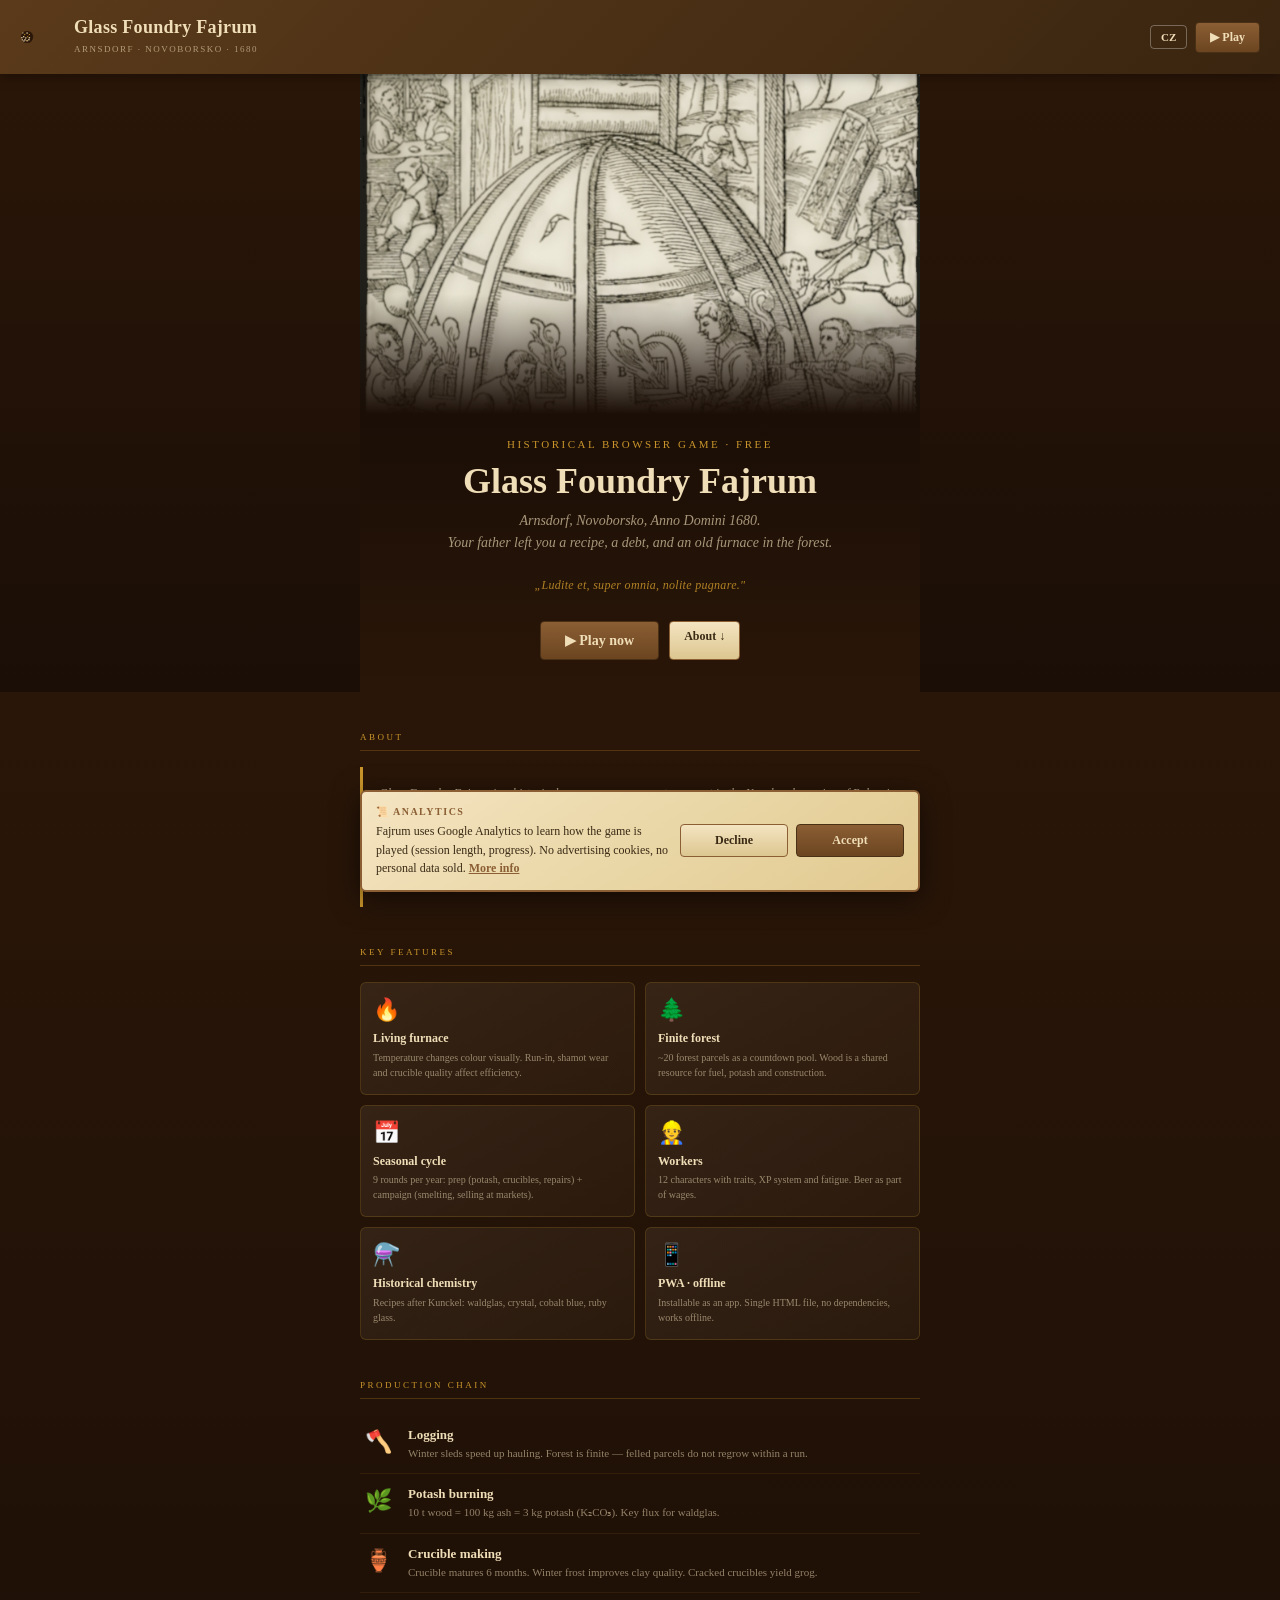
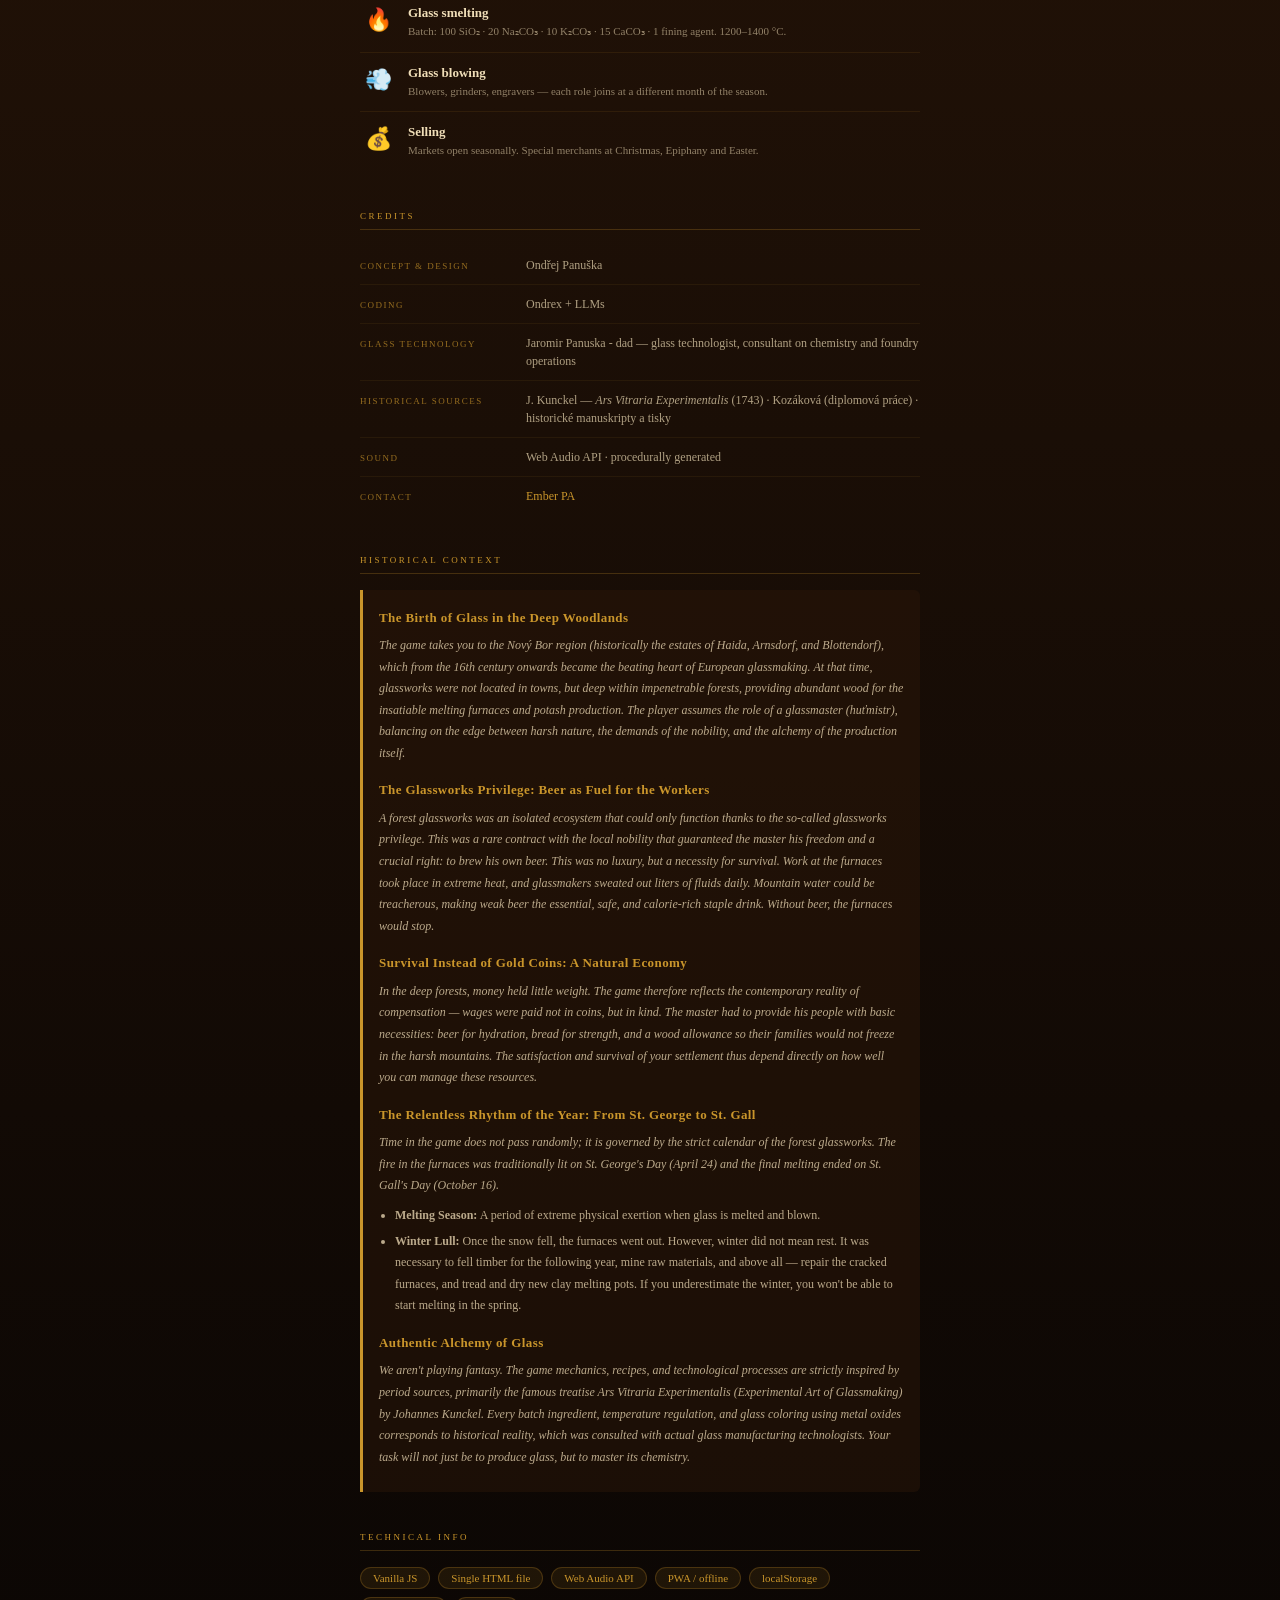
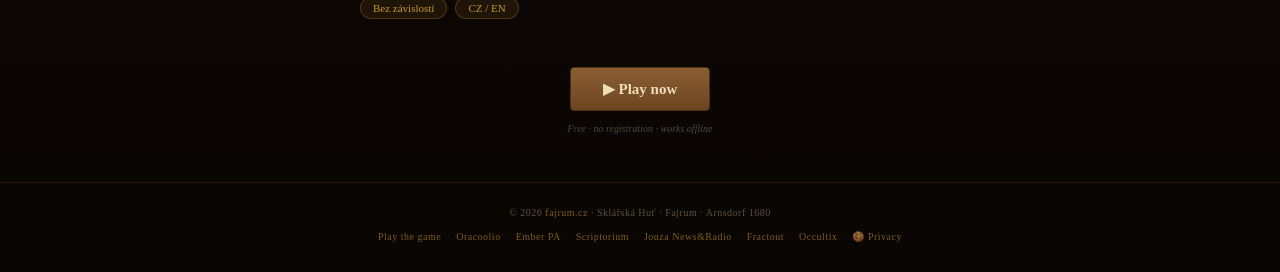
<file: about.html>
<!DOCTYPE html>
<html lang="cs">
<head>
<meta charset="UTF-8">
<meta name="viewport" content="width=device-width, initial-scale=1.0">
<!-- Consent Mode v2 (advanced) — default state, must load before GTM -->
<script>
window.dataLayer = window.dataLayer || [];
function gtag(){dataLayer.push(arguments);}
gtag('consent', 'default', {
  ad_storage: 'denied',
  ad_user_data: 'denied',
  ad_personalization: 'denied',
  analytics_storage: 'denied',
  functionality_storage: 'denied',
  wait_for_update: 500
});
gtag('set', 'ads_data_redaction', true);
// Vracející se hráč se souhlasem → update ještě před načtením GTM
try{ if(localStorage.getItem('sh_consent')==='granted'){ gtag('consent','update',{analytics_storage:'granted',functionality_storage:'granted'}); } }catch(e){}
</script>
<!-- Google Tag Manager -->
<script>(function(w,d,s,l,i){w[l]=w[l]||[];w[l].push({'gtm.start':
new Date().getTime(),event:'gtm.js'});var f=d.getElementsByTagName(s)[0],
j=d.createElement(s),dl=l!='dataLayer'?'&l='+l:'';j.async=true;j.src=
'https://www.googletagmanager.com/gtm.js?id='+i+dl;f.parentNode.insertBefore(j,f);
})(window,document,'script','dataLayer','GTM-NMMMMNPZ');</script>
<!-- End Google Tag Manager -->

<!-- SEO -->
<title>Sklářská Huť Fajrum — Středověká sklářská strategie | fajrum.cz</title>
<meta name="description" content="Sklářská Huť Fajrum je prohlížečová historická hra zasazená do Novoborska roku 1680. Buduj sklárnu od těžby dřeva a písku až po prodej luxusního skla. Zdarma, bez instalace.">
<meta name="keywords" content="sklářská huť, historická hra, fajrum, sklářství, sklárna, středověká strategie, Novoborsko, Arnsdorf, resource management, browser game, česká hra">
<meta name="author" content="Ondrex">
<meta name="robots" content="index, follow">
<link rel="canonical" href="https://fajrum.cz/about.html">

<!-- Open Graph / Facebook / WhatsApp / LinkedIn -->
<meta property="og:type" content="website">
<meta property="og:site_name" content="Sklářská Huť Fajrum">
<meta property="og:locale" content="cs_CZ">
<meta property="og:locale:alternate" content="en_US">
<meta property="og:url" content="https://fajrum.cz/about.html">
<meta property="og:title" content="Sklářská Huť Fajrum — Středověká sklářská strategie">
<meta property="og:description" content="Buduj sklárnu Fajrum v Arnsdorfu roku 1680. Od těžby dřeva po luxusní benátské sklo. Historicky autentická browser hra zdarma.">
<meta property="og:image" content="https://fajrum.cz/og-image.jpg">
<meta property="og:image:secure_url" content="https://fajrum.cz/og-image.jpg">
<meta property="og:image:type" content="image/jpeg">
<meta property="og:image:width" content="1200">
<meta property="og:image:height" content="630">
<meta property="og:image:alt" content="Dobová rytina sklářské hutě s tavicí pecí a skláři při práci">
<!-- X / Twitter -->
<meta name="twitter:card" content="summary_large_image">
<meta name="twitter:title" content="Sklářská Huť Fajrum — Středověká sklářská strategie">
<meta name="twitter:description" content="Buduj sklárnu Fajrum v Arnsdorfu roku 1680. Browser hra zdarma.">
<meta name="twitter:image" content="https://fajrum.cz/og-image.jpg">
<meta name="twitter:image:alt" content="Dobová rytina sklářské hutě s tavicí pecí a skláři při práci">
<link rel="alternate" hreflang="cs" href="https://fajrum.cz/about.html" />
<link rel="alternate" hreflang="en" href="https://fajrum.cz/about.html" />
<link rel="alternate" hreflang="x-default" href="https://fajrum.cz/about.html" />


<!-- PWA -->
<link rel="manifest" href="manifest.json">
<meta name="theme-color" content="#3a2510">
<link rel="apple-touch-icon" sizes="180x180" href="icons/apple-touch-icon-180.png">
<script>
// PWA: SW z about.html nainstaluje jen jádro (~2 MB); obrázky se stahují až z herní stránky.
if('serviceWorker' in navigator){
  window.addEventListener('load',function(){
    navigator.serviceWorker.register('/sw.js',{scope:'/',updateViaCache:'none'}).catch(function(){});
  });
}
</script>

<!-- Structured Data -->
<script type="application/ld+json">
{
  "@context": "https://schema.org",
  "@type": "VideoGame",
  "name": "Sklářská Huť",
  "description": "Historická resource management hra zasazená do Novoborska roku 1680. Buduj sklárnu od těžby dřeva a výroby potaše až po foukání a prodej luxusního skla.",
  "url": "https://fajrum.cz/",
  "genre": ["Strategy", "Simulation", "Historical"],
  "gamePlatform": "Web Browser",
  "applicationCategory": "Game",
  "operatingSystem": "Any",
  "offers": {
    "@type": "Offer",
    "price": "0",
    "priceCurrency": "CZK"
  },
  "author": {
    "@type": "Organization",
    "name": "Ember PA",
    "url": "https://fajrum.cz/about.html"
  },
  "inLanguage": ["cs", "en"],
  "image": "https://fajrum.cz/intro.jpg"
}
</script>

<style>
:root {
  --bg: #f4e4c1;
  --bg2: #e8d5a3;
  --ink: #3a2a14;
  --warm: #8b5e34;
  --gold: #c9952b;
  --dark: #2a1608;
  --light: #f0deb8;
  --ok: #4a7a3a;
}

* { box-sizing: border-box; margin: 0; padding: 0; }

body {
  background: var(--dark);
  color: var(--ink);
  font-family: 'Palatino Linotype', 'Book Antiqua', Georgia, serif;
  min-height: 100vh;
}

/* ── HEADER ── */
.site-header {
  background: linear-gradient(135deg, #5a3a1a, #3a2510);
  padding: 16px 20px;
  display: flex;
  align-items: center;
  justify-content: space-between;
  position: sticky;
  top: 0;
  z-index: 100;
  box-shadow: 0 2px 12px rgba(0,0,0,.4);
}

.header-logo {
  display: flex;
  align-items: center;
  gap: 12px;
  text-decoration: none;
  color: var(--light);
}

.header-logo svg { width: 42px; height: 42px; flex-shrink: 0; }

.header-logo-text h1 {
  font-size: 18px;
  font-weight: 700;
  letter-spacing: 0.3px;
  line-height: 1.1;
}

.header-logo-text small {
  font-size: 9px;
  opacity: 0.6;
  letter-spacing: 1.5px;
  text-transform: uppercase;
}

.header-actions {
  display: flex;
  gap: 8px;
  align-items: center;
}

.btn {
  padding: 7px 14px;
  border-radius: 4px;
  border: 1px solid var(--warm);
  background: linear-gradient(180deg, var(--bg), #dcc690);
  color: var(--ink);
  cursor: pointer;
  font-family: inherit;
  font-size: 12px;
  font-weight: 600;
  text-decoration: none;
  display: inline-block;
  transition: filter .15s;
}

.btn:hover { filter: brightness(1.08); }

.btn-primary {
  background: linear-gradient(180deg, var(--warm), #6b4520);
  color: var(--light);
  border-color: #4a3015;
}

.lang-btn {
  background: transparent;
  border: 1px solid rgba(255,255,255,.3);
  color: var(--light);
  padding: 5px 10px;
  font-size: 11px;
}

/* ── HERO ── */
.hero {
  background: linear-gradient(180deg, var(--dark) 0%, #1a0e06 100%);
  padding: 0;
  display: flex;
  flex-direction: column;
  align-items: center;
}

.hero-image-wrap {
  width: 100%;
  max-width: 560px;
  position: relative;
  overflow: hidden;
}

.hero-image-wrap img {
  width: 100%;
  display: block;
  max-height: 340px;
  object-fit: cover;
  object-position: center 30%;
}

.hero-image-wrap::after {
  content: '';
  position: absolute;
  bottom: 0; left: 0; right: 0;
  height: 120px;
  background: linear-gradient(transparent, #1a0e06);
}

.hero-text {
  background: linear-gradient(180deg, #1a0e06, var(--dark));
  width: 100%;
  max-width: 560px;
  padding: 24px 24px 32px;
  text-align: center;
}

.hero-tagline {
  font-size: 11px;
  letter-spacing: 2.5px;
  text-transform: uppercase;
  color: var(--gold);
  margin-bottom: 12px;
}

.hero-title {
  font-size: 36px;
  color: var(--light);
  line-height: 1.1;
  margin-bottom: 8px;
}

.hero-subtitle {
  font-size: 14px;
  color: rgba(240,222,184,.65);
  line-height: 1.6;
  margin-bottom: 24px;
  font-style: italic;
}

.hero-quote {
  font-size: 12px;
  color: var(--gold);
  font-style: italic;
  letter-spacing: 0.3px;
  margin-bottom: 28px;
  opacity: .85;
}

.hero-cta {
  display: flex;
  gap: 10px;
  justify-content: center;
  flex-wrap: wrap;
}

/* ── MAIN CONTENT ── */
.main {
  background: linear-gradient(180deg, var(--dark), #0a0604);
  padding: 0 16px 48px;
  display: flex;
  flex-direction: column;
  align-items: center;
}

.section {
  width: 100%;
  max-width: 560px;
  margin-top: 40px;
}

.section-label {
  font-size: 9px;
  letter-spacing: 2.5px;
  text-transform: uppercase;
  color: var(--gold);
  margin-bottom: 16px;
  padding-bottom: 8px;
  border-bottom: 1px solid rgba(201,149,43,.25);
}

/* Karty vlastností */
.features {
  display: grid;
  grid-template-columns: 1fr 1fr;
  gap: 10px;
}

.feature-card {
  background: linear-gradient(145deg, rgba(244,228,193,.08), rgba(232,213,163,.04));
  border: 1px solid rgba(201,149,43,.2);
  border-radius: 6px;
  padding: 14px 12px;
}

.feature-icon { font-size: 22px; margin-bottom: 8px; }

.feature-title {
  font-size: 12px;
  font-weight: 700;
  color: var(--light);
  margin-bottom: 4px;
  line-height: 1.2;
}

.feature-desc {
  font-size: 10px;
  color: rgba(240,222,184,.55);
  line-height: 1.5;
}

/* Timeline výroby */
.chain {
  display: flex;
  flex-direction: column;
  gap: 0;
}

.chain-step {
  display: flex;
  align-items: flex-start;
  gap: 12px;
  padding: 12px 0;
  border-bottom: 1px solid rgba(201,149,43,.1);
}

.chain-step:last-child { border-bottom: none; }

.chain-icon {
  font-size: 22px;
  width: 36px;
  flex-shrink: 0;
  text-align: center;
  margin-top: 2px;
}

.chain-body {}

.chain-title {
  font-size: 13px;
  font-weight: 700;
  color: var(--light);
  margin-bottom: 2px;
}

.chain-desc {
  font-size: 11px;
  color: rgba(240,222,184,.55);
  line-height: 1.5;
}

/* Historický kontext */
.history-block {
  background: rgba(42,22,8,.5);
  border-left: 3px solid var(--gold);
  border-radius: 0 6px 6px 0;
  padding: 16px;
  font-size: 12px;
  line-height: 1.8;
  color: rgba(240,222,184,.75);
  font-style: italic;
}
.history-block h3 {
  font-size: 13px;
  font-weight: 700;
  color: var(--gold);
  font-style: normal;
  margin: 14px 0 6px;
  letter-spacing: .4px;
}
.history-block h3:first-child { margin-top: 0; }
.history-block p { margin: 0 0 8px; }
.history-block ul {
  margin: 4px 0 10px 16px;
  padding: 0;
  font-style: normal;
}
.history-block ul li { margin-bottom: 4px; }

/* Technické info */
.tech-list {
  display: flex;
  flex-wrap: wrap;
  gap: 8px;
}

.tech-pill {
  background: rgba(201,149,43,.1);
  border: 1px solid rgba(201,149,43,.25);
  border-radius: 20px;
  padding: 4px 12px;
  font-size: 11px;
  color: var(--gold);
}

/* Footer */
.site-footer {
  background: #0a0604;
  border-top: 1px solid rgba(201,149,43,.15);
  padding: 24px 20px;
  text-align: center;
  font-size: 10px;
  color: rgba(240,222,184,.35);
  letter-spacing: 0.5px;
}

.site-footer a {
  color: rgba(201,149,43,.6);
  text-decoration: none;
  transition: color .2s, text-shadow .2s;
}

.site-footer a:hover {
  color: #f0deb8;
  text-shadow: 0 0 8px rgba(201,149,43,.7), 0 0 20px rgba(201,149,43,.3);
}

.footer-links {
  display: flex;
  flex-wrap: wrap;
  justify-content: center;
  margin-top: 8px;
  line-height: 2.2;
}

.footer-sep {
  margin: 0 6px;
  opacity: .25;
}

/* Credits */
.credits-grid {
  display: flex;
  flex-direction: column;
}

.credit-row {
  display: flex;
  align-items: baseline;
  gap: 16px;
  padding: 10px 0;
  border-bottom: 1px solid rgba(201,149,43,.08);
  font-size: 12px;
}

.credit-row:last-child { border-bottom: none; }

.credit-role {
  min-width: 150px;
  flex-shrink: 0;
  font-size: 9px;
  letter-spacing: 1.5px;
  text-transform: uppercase;
  color: var(--gold);
  opacity: .7;
}

.credit-name {
  color: rgba(240,222,184,.7);
  line-height: 1.5;
}

.credit-name a {
  color: var(--gold);
  text-decoration: none;
  transition: color .2s, text-shadow .2s;
}

.credit-name a:hover {
  color: #f0deb8;
  text-shadow: 0 0 8px rgba(201,149,43,.6);
}

@media (max-width: 400px) {
  .features { grid-template-columns: 1fr; }
  .hero-title { font-size: 28px; }
}
</style>
</head>
<body>
<!-- Google Tag Manager (noscript) -->
<noscript><iframe src="https://www.googletagmanager.com/ns.html?id=GTM-NMMMMNPZ"
height="0" width="0" style="display:none;visibility:hidden"></iframe></noscript>
<!-- End Google Tag Manager (noscript) -->

<!-- HEADER -->
<header class="site-header">
  <a href="index.html" class="header-logo" aria-label="Sklářská Huť — domů">
    <svg viewBox="0 0 320 108" xmlns="http://www.w3.org/2000/svg">
      <defs><clipPath id="crcA"><circle cx="54" cy="54" r="48"/></clipPath></defs>
      <circle cx="54" cy="54" r="48" fill="#2a1608"/>
      <g clip-path="url(#crcA)">
        <g stroke="#c9952b" stroke-width="1.4" fill="none">
          <line x1="20" y1="22" x2="36" y2="35"/><line x1="36" y1="35" x2="54" y2="24"/>
          <line x1="54" y1="24" x2="72" y2="35"/><line x1="36" y1="35" x2="28" y2="52"/>
          <line x1="28" y1="52" x2="14" y2="60"/><line x1="28" y1="52" x2="44" y2="62"/>
          <line x1="44" y1="62" x2="58" y2="52"/><line x1="58" y1="52" x2="72" y2="60"/>
          <line x1="58" y1="52" x2="72" y2="35"/><line x1="44" y1="62" x2="38" y2="76"/>
          <line x1="38" y1="76" x2="54" y2="82"/><line x1="54" y1="82" x2="68" y2="74"/>
          <line x1="68" y1="74" x2="72" y2="60"/><line x1="14" y1="60" x2="16" y2="76"/>
          <line x1="16" y1="76" x2="30" y2="84"/><line x1="30" y1="84" x2="38" y2="76"/>
        </g>
        <g fill="#f0deb8" stroke="#1a0e06" stroke-width="0.9">
          <circle cx="20" cy="22" r="6"/><circle cx="54" cy="24" r="6"/>
          <circle cx="28" cy="52" r="6"/><circle cx="14" cy="60" r="6"/>
          <circle cx="44" cy="62" r="6"/><circle cx="72" cy="60" r="6"/>
          <circle cx="38" cy="76" r="6"/><circle cx="54" cy="82" r="6"/>
          <circle cx="68" cy="74" r="6"/><circle cx="16" cy="76" r="6"/>
          <circle cx="30" cy="84" r="6"/>
        </g>
        <g fill="#c9952b">
          <circle cx="36" cy="35" r="4"/><circle cx="72" cy="35" r="4"/>
          <circle cx="58" cy="52" r="4"/><circle cx="54" cy="82" r="4"/>
        </g>
      </g>
      <circle cx="54" cy="54" r="48" fill="none" stroke="#8b5e34" stroke-width="1.5"/>
    </svg>
    <div class="header-logo-text">
      <h1 id="hdr-title">Sklářská Huť Fajrum</h1>
      <small id="hdr-sub">Fajrum · Arnsdorf · Novoborsko · 1680</small>
    </div>
  </a>
  <div class="header-actions">
    <button class="btn lang-btn" onclick="toggleLang()" id="lang-toggle">EN</button>
    <a href="index.html" class="btn btn-primary" id="play-btn">▶ Hrát</a>
  </div>
</header>

<!-- HERO -->
<section class="hero">
  <div class="hero-image-wrap">
    <img src="intro.jpg" alt="Historická rytina středověké sklářské hutě" width="560" height="480"
         onerror="this.parentElement.style.display='none'">
  </div>
  <div class="hero-text">
    <div class="hero-tagline" id="hero-tagline">Historická browser Fajrum hra · zdarma</div>
    <h2 class="hero-title" id="hero-title">Sklářská Huť Fajrum</h2>
    <p class="hero-subtitle" id="hero-subtitle">
      Arnsdorf, Novoborsko, Anno Domini 1680.<br>
      Otec ti zanechal recept, dluh a starou pec v lese.
    </p>
    <p class="hero-quote">„Ludite et, super omnia, nolite pugnare."</p>
    <div class="hero-cta">
      <a href="index.html" class="btn btn-primary" style="font-size:14px;padding:10px 24px;" id="cta-play">▶ Spustit hru</a>
      <a href="#about" class="btn" id="cta-about">O hře ↓</a>
    </div>
  </div>
</section>

<!-- MAIN -->
<main class="main" id="about">

  <!-- O hře -->
  <div class="section">
    <div class="section-label" id="sec-about-label">O hře</div>
    <div class="history-block" id="about-text">
      Sklářská Huť Fajum je historická resource management hra zasazená do severočeského Novoborska
      roku 1680. Hráč přebírá vedení sklárny v Arnsdorfu a musí zvládnout celý výrobní řetězec —
      od těžby dřeva a výroby potaše přes tavení skloviny až po foukání a prodej hotových výrobků.
      Hra klade důraz na historickou autentičnost: suroviny, receptury i provoz pece vycházejí
      ze skutečných historických pramenů, včetně Kunckelovy <em>Ars Vitraria Experimentalis</em> (1743).
    </div>
  </div>

  <!-- Klíčové vlastnosti -->
  <div class="section">
    <div class="section-label" id="sec-features-label">Klíčové vlastnosti</div>
    <div class="features">
      <div class="feature-card">
        <div class="feature-icon">🔥</div>
        <div class="feature-title" id="f1-title">Živá pec</div>
        <div class="feature-desc" id="f1-desc">Teplota vizuálně mění barvu. Zaběhnutost, šamot a kvalita pánve ovlivňují účinnost.</div>
      </div>
      <div class="feature-card">
        <div class="feature-icon">🌲</div>
        <div class="feature-title" id="f2-title">Konečný les</div>
        <div class="feature-desc" id="f2-desc">~20 parcel lesa jako odpočítávající zásobník. Dřevo je sdílený zdroj pro palivo, potaš i stavbu.</div>
      </div>
      <div class="feature-card">
        <div class="feature-icon">📅</div>
        <div class="feature-title" id="f3-title">Sezónní cyklus</div>
        <div class="feature-desc" id="f3-desc">9 kol ročně: příprava (potaš, pánve, opravy) + kampaň (tavení, prodej na trzích).</div>
      </div>
      <div class="feature-card">
        <div class="feature-icon">👷</div>
        <div class="feature-title" id="f4-title">Dělníci</div>
        <div class="feature-desc" id="f4-desc">12 postav s vlastnostmi, XP systémem a únavou. Pivo jako součást mzdy.</div>
      </div>
      <div class="feature-card">
        <div class="feature-icon">⚗️</div>
        <div class="feature-title" id="f5-title">Historická chemie</div>
        <div class="feature-desc" id="f5-desc">Receptury dle Kunckela: waldglas, křišťál, kobaltová modř, rubínové sklo.</div>
      </div>
      <div class="feature-card">
        <div class="feature-icon">📱</div>
        <div class="feature-title" id="f6-title">PWA · offline</div>
        <div class="feature-desc" id="f6-desc">Instalovatelná jako app. Jeden HTML soubor, žádné závislosti, funguje offline.</div>
      </div>
    </div>
  </div>

  <!-- Výrobní řetězec -->
  <div class="section">
    <div class="section-label" id="sec-chain-label">Výrobní řetězec</div>
    <div class="chain">
      <div class="chain-step">
        <div class="chain-icon">🪓</div>
        <div class="chain-body">
          <div class="chain-title" id="c1-title">Těžba dřeva</div>
          <div class="chain-desc" id="c1-desc">Zimní sáně zrychlují svoz. Les je konečný — každá pokácená parcela se nepromítne zpět.</div>
        </div>
      </div>
      <div class="chain-step">
        <div class="chain-icon">🌿</div>
        <div class="chain-body">
          <div class="chain-title" id="c2-title">Výpal potaše</div>
          <div class="chain-desc" id="c2-desc">10 t dřeva = 100 kg popele = 3 kg potaše (K₂CO₃). Klíčové tavivo pro waldglas.</div>
        </div>
      </div>
      <div class="chain-step">
        <div class="chain-icon">🏺</div>
        <div class="chain-body">
          <div class="chain-title" id="c3-title">Výroba pánví</div>
          <div class="chain-desc" id="c3-desc">Pánev zraje 6 měsíců. Zimní výpal v mrazu zvyšuje kvalitu jílu. Prasklé pánve dávají grog.</div>
        </div>
      </div>
      <div class="chain-step">
        <div class="chain-icon">🔥</div>
        <div class="chain-body">
          <div class="chain-title" id="c4-title">Tavení skloviny</div>
          <div class="chain-desc" id="c4-desc">Kmen: 100 SiO₂ · 20 Na₂CO₃ · 10 K₂CO₃ · 15 CaCO₃ · 1 čeřivo. Teplota 1200–1400 °C.</div>
        </div>
      </div>
      <div class="chain-step">
        <div class="chain-icon">💨</div>
        <div class="chain-body">
          <div class="chain-title" id="c5-title">Foukání</div>
          <div class="chain-desc" id="c5-desc">Foukači, brusiči, rytci — každá role nastupuje v jiném měsíci sezóny.</div>
        </div>
      </div>
      <div class="chain-step">
        <div class="chain-icon">💰</div>
        <div class="chain-body">
          <div class="chain-title" id="c6-title">Prodej</div>
          <div class="chain-desc" id="c6-desc">Trhy se otevírají sezónně. Speciální kupci na Vánoce, Tři krále a Velikonoce.</div>
        </div>
      </div>
    </div>
  </div>

  <!-- Credits -->
  <div class="section" id="credits">
    <div class="section-label" id="sec-credits-label">Credits</div>
    <div class="credits-grid">
      <div class="credit-row">
        <span class="credit-role" id="cr1-role">Nápad &amp; design</span>
        <span class="credit-name">Ondřej Panuška</span>
      </div>
      <div class="credit-row">
        <span class="credit-role" id="cr2-role">Kódování</span>
        <span class="credit-name">Ondrex + LLMs</span>
      </div>
      <div class="credit-row">
        <span class="credit-role" id="cr3-role">Technologie skla</span>
        <span class="credit-name" id="cr3-name">Jaromír Panuška - tatínek — sklářský technolog, konzultant chemie a provozu hutě</span>
      </div>
      <div class="credit-row">
        <span class="credit-role" id="cr4-role">Historické prameny</span>
        <span class="credit-name">J. Kunckel — <em>Ars Vitraria Experimentalis</em> (1743) · Kozáková (diplomová práce) · historické manuskripty a tisky</span>
      </div>
      <div class="credit-row">
        <span class="credit-role" id="cr5-role">Zvuk</span>
        <span class="credit-name" id="cr5-name">Web Audio API · procedurálně generovaný</span>
      </div>
      <div class="credit-row">
        <span class="credit-role" id="cr6-role">Kontakt</span>
        <span class="credit-name"><a href="https://ember-pa.cz" target="_blank" rel="noopener">Ember PA</a></span>
      </div>
    </div>
  </div>

  <!-- Historický kontext -->
  <div class="section">
    <div class="section-label" id="sec-hist-label">Historický kontext</div>
    <div class="history-block" id="hist-text">
      Novoborsko (Haida, Arnsdorf, Blottendorf) bylo od 16. století jedním z center evropské sklářské výroby. Sklárny fungovaly na hutním privilegiu — šlechtou udělené právo vařit pivo výhradně pro hutní dělníky. Mzdy byly vypláceny naturálně: chléb, pivo, dřevo. Tavení začínalo tradičně na sv. Jiří (24. dubna) a končilo na sv. Havla (16. října). Hlavním pramenem hry je Kunckelova <em>Ars Vitraria Experimentalis</em> a konzultace s technologem skla.
    </div>
  </div>

  <!-- Tech -->
  <div class="section">
    <div class="section-label" id="sec-tech-label">Technické info</div>
    <div class="tech-list">
      <span class="tech-pill">Vanilla JS</span>
      <span class="tech-pill">Single HTML file</span>
      <span class="tech-pill">Web Audio API</span>
      <span class="tech-pill">PWA / offline</span>
      <span class="tech-pill">localStorage</span>
      <span class="tech-pill">Bez závislostí</span>
      <span class="tech-pill">CZ / EN</span>
    </div>
  </div>

  <!-- CTA -->
  <div class="section" style="text-align:center;margin-top:48px;">
    <a href="index.html" class="btn btn-primary" style="font-size:15px;padding:12px 32px;" id="cta-bottom">▶ Spustit hru</a>
    <p style="margin-top:12px;font-size:10px;color:rgba(240,222,184,.3);font-style:italic;">
      <span id="cta-note">Zdarma · bez registrace · funguje offline</span>
    </p>
  </div>

</main>

<footer class="site-footer">
  <div>© 2026 <a href="https://fajrum.cz">fajrum.cz</a> · Sklářská Huť · Fajrum · Arnsdorf 1680</div>
  <div class="footer-links">
    <a href="index.html" id="footer-play">Hrát hru</a>
    <span class="footer-sep">·</span>
    <a href="https://oracoolio.com/" target="_blank" rel="noopener">Oracoolio</a>
    <span class="footer-sep">·</span>
    <a href="https://ember-pa.cz/" target="_blank" rel="noopener">Ember PA</a>
    <span class="footer-sep">·</span>
    <a href="https://myscriptorium.cz/" target="_blank" rel="noopener">Scriptorium</a>
    <span class="footer-sep">·</span>
    <a href="https://newsandradio.cz" target="_blank" rel="noopener">Jouza News&amp;Radio</a>
    <span class="footer-sep">·</span>
    <a href="https://fractout.com/" target="_blank" rel="noopener">Fractout</a>
    <span class="footer-sep">·</span>
    <a href="https://occultix.app/" target="_blank" rel="noopener">Occultix</a>
    <span class="footer-sep">·</span>
    <a href="#" id="footer-privacy" onclick="if(typeof shConsentInfo==='function')shConsentInfo();return false;">🍪 Soukromí</a>
  </div>
</footer>

<script>
const T = {
  cs: {
    'hdr-title': 'Sklářská Huť Fajrum',
    'hdr-sub': 'Arnsdorf · Novoborsko · 1680',
    'play-btn': '▶ Hrát',
    'hero-tagline': 'Historická browser hra · zdarma',
    'hero-title': 'Sklářská Huť Fajrum',
    'hero-subtitle': 'Arnsdorf, Novoborsko, Anno Domini 1680.<br>Otec ti zanechal recept, dluh a starou pec v lese.',
    'cta-play': '▶ Spustit hru',
    'cta-about': 'O hře ↓',
    'sec-about-label': 'O hře',
    'about-text': 'Sklářská Huť Fajrum je historická resource management hra zasazená do severočeského Novoborska roku 1680. Hráč přebírá vedení sklárny v Arnsdorfu a musí zvládnout celý výrobní řetězec — od těžby dřeva a výroby potaše přes tavení skloviny až po foukání a prodej hotových výrobků. Hra klade důraz na historickou autentičnost: suroviny, receptury i provoz pece vycházejí ze skutečných historických pramenů, včetně Kunckelovy <em>Ars Vitraria Experimentalis</em> (1743).',
    'sec-features-label': 'Klíčové vlastnosti',
    'f1-title': 'Živá pec', 'f1-desc': 'Teplota vizuálně mění barvu. Zaběhnutost, šamot a kvalita pánve ovlivňují účinnost.',
    'f2-title': 'Konečný les', 'f2-desc': '~20 parcel lesa jako odpočítávající zásobník. Dřevo je sdílený zdroj pro palivo, potaš i stavbu.',
    'f3-title': 'Sezónní cyklus', 'f3-desc': '9 kol ročně: příprava (potaš, pánve, opravy) + kampaň (tavení, prodej na trzích).',
    'f4-title': 'Dělníci', 'f4-desc': '12 postav s vlastnostmi, XP systémem a únavou. Pivo jako součást mzdy.',
    'f5-title': 'Historická chemie', 'f5-desc': 'Receptury dle Kunckela: waldglas, křišťál, kobaltová modř, rubínové sklo.',
    'f6-title': 'PWA · offline', 'f6-desc': 'Instalovatelná jako app. Jeden HTML soubor, žádné závislosti, funguje offline.',
    'sec-chain-label': 'Výrobní řetězec',
    'c1-title': 'Těžba dřeva', 'c1-desc': 'Zimní sáně zrychlují svoz. Les je konečný — každá pokácená parcela se nepromítne zpět.',
    'c2-title': 'Výpal potaše', 'c2-desc': '10 t dřeva = 100 kg popele = 3 kg potaše (K₂CO₃). Klíčové tavivo pro waldglas.',
    'c3-title': 'Výroba pánví', 'c3-desc': 'Pánev zraje 6 měsíců. Zimní výpal v mrazu zvyšuje kvalitu jílu. Prasklé pánve dávají grog.',
    'c4-title': 'Tavení skloviny', 'c4-desc': 'Kmen: 100 SiO₂ · 20 Na₂CO₃ · 10 K₂CO₃ · 15 CaCO₃ · 1 čeřivo. Teplota 1200–1400 °C.',
    'c5-title': 'Foukání', 'c5-desc': 'Foukači, brusiči, rytci — každá role nastupuje v jiném měsíci sezóny.',
    'c6-title': 'Prodej', 'c6-desc': 'Trhy se otevírají sezónně. Speciální kupci na Vánoce, Tři krále a Velikonoce.',
    'sec-hist-label': 'Historický kontext',
    'hist-text': '<h3>Zrození skla v hlubokých hvozdech</h3><p>Hra vás zavede na Novoborsko (historicky panství Haida, Arnsdorf, Blottendorf), které se od 16. století stávalo tlukoucím srdcem evropského sklářství. Sklárny tehdy nestály ve městech, ale hluboko v neprostupných lesích, kde byl dostatek dřeva pro nenasytné tavicí pece a výrobu potaše. Hráč se ocitá v roli sklářského mistra (huťmistra), který balancuje na hraně mezi drsnou přírodou, požadavky vrchnosti a alchymií samotné výroby.</p><h3>Hutní privilegium: Pivo jako palivo pro dělníky</h3><p>Sklárna byla izolovaný ekosystém, který mohl fungovat jen díky tzv. hutnímu privilegiu. Byla to vzácná smlouva se šlechtou, která mistrovi zaručovala svobodu a klíčové právo: vařit vlastní pivo. Nešlo o žádný luxus, ale o nutnost k přežití. Práce u pecí probíhala v extrémním žáru a skláři vypotili litry tekutin denně. Voda v horách mohla být zrádná, a tak se slabé pivo stalo základním, bezpečným a kaloricky vydatným nápojem. Bez piva by se pece zastavily.</p><h3>Přežití místo zlaťáků: Naturální ekonomika</h3><p>V hlubokých lesích neměly peníze velkou váhu. Hra proto odráží tehdejší realitu odměňování – mzdy se nevyplácely v mincích, ale v naturáliích. Mistr musel svým lidem zajistit základní životní potřeby: pivo pro hydrataci, chléb pro sílu a deputátní dřevo, aby jejich rodiny v drsných horách nezmrzly. Spokojenost a přežití vaší osady je tak přímo závislá na tom, jak dobře tyto suroviny dokážete spravovat.</p><h3>Neúprosný rytmus roku: Od sv. Jiří po sv. Havla</h3><p>Čas ve hře neplyne náhodně, ale řídí se přísným kalendářem lesní huti. Oheň v pecích se tradičně zapaloval na svatého Jiří (24. dubna) a poslední tavení končilo na svatého Havla (16. října).</p><ul><li><strong>Tavicí sezóna:</strong> Období extrémního pracovního vypětí, kdy se taví a fouká sklo.</li><li><strong>Zimní útlum:</strong> Jakmile napadl sníh, pece vyhasly. Zima však neznamenala odpočinek. Bylo nutné kácet dřevo na další rok, těžit suroviny a především – opravovat rozpraskané pece a z hlíny šlapat a sušit nové tavicí pánve. Pokud zimu podceníte, na jaře nezačnete tavit.</li></ul><h3>Autentická alchymie skla</h3><p>Nehrajeme si na fantasy. Herní mechanismy, receptury a technologické postupy jsou striktně inspirovány dobovými prameny, především slavným spisem <em>Ars Vitraria Experimentalis</em> (Experimentální umění sklářské) od Johannese Kunckela. Každá přísada do kmene, regulace teploty a barvení skla oxidy kovů odpovídá historické realitě, která byla konzultována se skutečnými technology výroby skla. Vaším úkolem nebude jen sklo vyrobit, ale ovládnout jeho chemii.</p>',
    'sec-tech-label': 'Technické info',
    'cta-bottom': '▶ Spustit hru',
    'cta-note': 'Zdarma · bez registrace · funguje offline',
    'footer-play': 'Hrát hru',
    'lang-toggle': 'EN',
    'footer-privacy': '🍪 Soukromí',
    'play-btn-lbl': '▶ Hrát',
    'sec-credits-label': 'Credits',
    'cr1-role': 'Nápad & design',
    'cr2-role': 'Kódování',
    'cr3-role': 'Technologie skla',
    'cr3-name': 'Jaromír Panuška - tatínek — sklářský technolog, konzultant chemie a provozu hutě',
    'cr4-role': 'Historické prameny',
    'cr5-role': 'Zvuk',
    'cr5-name': 'Web Audio API · procedurálně generovaný',
    'cr6-role': 'Kontakt',
  },
  en: {
    'hdr-title': 'Glass Foundry Fajrum',
    'hdr-sub': 'Arnsdorf · Novoborsko · 1680',
    'play-btn': '▶ Play',
    'hero-tagline': 'Historical browser game · free',
    'hero-title': 'Glass Foundry Fajrum',
    'hero-subtitle': 'Arnsdorf, Novoborsko, Anno Domini 1680.<br>Your father left you a recipe, a debt, and an old furnace in the forest.',
    'cta-play': '▶ Play now',
    'cta-about': 'About ↓',
    'sec-about-label': 'About',
    'about-text': 'Glass Foundry Fajrum is a historical resource management game set in the Novoborsko region of Bohemia in 1680. The player takes over a glassworks in Arnsdorf and must manage the entire production chain — from logging and potash burning through glass smelting to blowing and selling finished goods. The game emphasises historical authenticity: raw materials, recipes and furnace operation are based on real historical sources, including Kunckel\'s <em>Ars Vitraria Experimentalis</em> (1743).',
    'sec-features-label': 'Key features',
    'f1-title': 'Living furnace', 'f1-desc': 'Temperature changes colour visually. Run-in, shamot wear and crucible quality affect efficiency.',
    'f2-title': 'Finite forest', 'f2-desc': '~20 forest parcels as a countdown pool. Wood is a shared resource for fuel, potash and construction.',
    'f3-title': 'Seasonal cycle', 'f3-desc': '9 rounds per year: prep (potash, crucibles, repairs) + campaign (smelting, selling at markets).',
    'f4-title': 'Workers', 'f4-desc': '12 characters with traits, XP system and fatigue. Beer as part of wages.',
    'f5-title': 'Historical chemistry', 'f5-desc': 'Recipes after Kunckel: waldglas, crystal, cobalt blue, ruby glass.',
    'f6-title': 'PWA · offline', 'f6-desc': 'Installable as an app. Single HTML file, no dependencies, works offline.',
    'sec-chain-label': 'Production chain',
    'c1-title': 'Logging', 'c1-desc': 'Winter sleds speed up hauling. Forest is finite — felled parcels do not regrow within a run.',
    'c2-title': 'Potash burning', 'c2-desc': '10 t wood = 100 kg ash = 3 kg potash (K₂CO₃). Key flux for waldglas.',
    'c3-title': 'Crucible making', 'c3-desc': 'Crucible matures 6 months. Winter frost improves clay quality. Cracked crucibles yield grog.',
    'c4-title': 'Glass smelting', 'c4-desc': 'Batch: 100 SiO₂ · 20 Na₂CO₃ · 10 K₂CO₃ · 15 CaCO₃ · 1 fining agent. 1200–1400 °C.',
    'c5-title': 'Glass blowing', 'c5-desc': 'Blowers, grinders, engravers — each role joins at a different month of the season.',
    'c6-title': 'Selling', 'c6-desc': 'Markets open seasonally. Special merchants at Christmas, Epiphany and Easter.',
    'sec-hist-label': 'Historical context',
    'hist-text': '<h3>The Birth of Glass in the Deep Woodlands</h3><p>The game takes you to the Nový Bor region (historically the estates of Haida, Arnsdorf, and Blottendorf), which from the 16th century onwards became the beating heart of European glassmaking. At that time, glassworks were not located in towns, but deep within impenetrable forests, providing abundant wood for the insatiable melting furnaces and potash production. The player assumes the role of a glassmaster (huťmistr), balancing on the edge between harsh nature, the demands of the nobility, and the alchemy of the production itself.</p><h3>The Glassworks Privilege: Beer as Fuel for the Workers</h3><p>A forest glassworks was an isolated ecosystem that could only function thanks to the so-called glassworks privilege. This was a rare contract with the local nobility that guaranteed the master his freedom and a crucial right: to brew his own beer. This was no luxury, but a necessity for survival. Work at the furnaces took place in extreme heat, and glassmakers sweated out liters of fluids daily. Mountain water could be treacherous, making weak beer the essential, safe, and calorie-rich staple drink. Without beer, the furnaces would stop.</p><h3>Survival Instead of Gold Coins: A Natural Economy</h3><p>In the deep forests, money held little weight. The game therefore reflects the contemporary reality of compensation — wages were paid not in coins, but in kind. The master had to provide his people with basic necessities: beer for hydration, bread for strength, and a wood allowance so their families would not freeze in the harsh mountains. The satisfaction and survival of your settlement thus depend directly on how well you can manage these resources.</p><h3>The Relentless Rhythm of the Year: From St. George to St. Gall</h3><p>Time in the game does not pass randomly; it is governed by the strict calendar of the forest glassworks. The fire in the furnaces was traditionally lit on St. George\'s Day (April 24) and the final melting ended on St. Gall\'s Day (October 16).</p><ul><li><strong>Melting Season:</strong> A period of extreme physical exertion when glass is melted and blown.</li><li><strong>Winter Lull:</strong> Once the snow fell, the furnaces went out. However, winter did not mean rest. It was necessary to fell timber for the following year, mine raw materials, and above all — repair the cracked furnaces, and tread and dry new clay melting pots. If you underestimate the winter, you won\'t be able to start melting in the spring.</li></ul><h3>Authentic Alchemy of Glass</h3><p>We aren\'t playing fantasy. The game mechanics, recipes, and technological processes are strictly inspired by period sources, primarily the famous treatise <em>Ars Vitraria Experimentalis</em> (Experimental Art of Glassmaking) by Johannes Kunckel. Every batch ingredient, temperature regulation, and glass coloring using metal oxides corresponds to historical reality, which was consulted with actual glass manufacturing technologists. Your task will not just be to produce glass, but to master its chemistry.</p>',
    'sec-tech-label': 'Technical info',
    'cta-bottom': '▶ Play now',
    'cta-note': 'Free · no registration · works offline',
    'footer-play': 'Play the game',
    'lang-toggle': 'CZ',
    'footer-privacy': '🍪 Privacy',
    'play-btn-lbl': '▶ Play',
    'sec-credits-label': 'Credits',
    'cr1-role': 'Concept & design',
    'cr2-role': 'Coding',
    'cr3-role': 'Glass technology',
    'cr3-name': 'Jaromir Panuska - dad — glass technologist, consultant on chemistry and foundry operations',
    'cr4-role': 'Historical sources',
    'cr5-role': 'Sound',
    'cr5-name': 'Web Audio API · procedurally generated',
    'cr6-role': 'Contact',
  }
};

let lang = navigator.language.startsWith('cs') ? 'cs' : 'en';

function applyLang() {
  document.documentElement.lang = lang;
  const d = T[lang];
  for (const [id, val] of Object.entries(d)) {
    const el = document.getElementById(id);
    if (!el) continue;
    if (id === 'hero-subtitle' || id === 'about-text' || id === 'hist-text') {
      el.innerHTML = val;
    } else {
      el.textContent = val;
    }
  }
  // Update meta description for crawlers (soft)
  document.querySelector('meta[name="description"]').content =
    lang === 'cs'
      ? 'Sklářská Huť Fajrum je prohlížečová historická hra zasazená do Novoborska roku 1680. Buduj sklárnu od těžby dřeva a písku až po prodej luxusního skla. Zdarma, bez instalace.'
      : 'Glass Foundry Fajrum is a historical browser game set in Bohemia in 1680. Build a glassworks from logging and sand to selling luxury glass. Free, no install required.';
}

function toggleLang() {
  lang = lang === 'cs' ? 'en' : 'cs';
  localStorage.setItem('sh_lang', lang);
  applyLang();
}

// Init
const saved = localStorage.getItem('sh_lang');
if (saved) lang = saved;
applyLang();
</script>
<!-- ════════════════════════════════════════
     CONSENT BANNER (GDPR / Google Consent Mode v2 — advanced)
     Klíč: sh_consent ("granted" | "denied") — nezávislý na sh_v9
════════════════════════════════════════ -->
<script>
(function(){
  var KEY="sh_consent";
  var CSS=`
#shc-bar{position:fixed;left:50%;bottom:calc(8px + env(safe-area-inset-bottom,0px));
  transform:translateX(-50%);width:calc(100% - 16px);max-width:560px;z-index:10001;display:none;
  background:linear-gradient(145deg,#f4e4c1,#e8d5a3 60%,#e2c990);color:#3a2a14;
  border:2px solid #8b5e34;border-radius:6px;box-shadow:0 6px 28px rgba(0,0,0,.55);
  font-family:'Palatino Linotype','Book Antiqua',Georgia,serif;padding:12px 14px;text-align:left;}
#shc-bar.shc-on{display:block;animation:shcIn .3s ease;}
@keyframes shcIn{from{opacity:0;transform:translate(-50%,12px);}to{opacity:1;transform:translate(-50%,0);}}
.shc-inner{display:flex;align-items:center;gap:12px;flex-wrap:wrap;}
.shc-text{flex:1 1 280px;font-size:12px;line-height:1.55;}
.shc-title{display:block;font-size:10px;text-transform:uppercase;letter-spacing:1.5px;color:#8b5e34;font-weight:700;margin-bottom:3px;}
.shc-text a,.shc-box a{color:#8b5e34;font-weight:700;text-decoration:underline;cursor:pointer;}
.shc-actions{display:flex;gap:8px;flex:0 0 auto;}
.shc-btn{min-width:108px;padding:8px 14px;border-radius:4px;border:1px solid #8b5e34;
  background:linear-gradient(180deg,#f4e4c1,#dcc690);color:#3a2a14;
  font-family:inherit;font-size:12px;font-weight:600;cursor:pointer;}
.shc-btn:hover{filter:brightness(1.05);}
.shc-btn.shc-accept{background:linear-gradient(180deg,#8b5e34,#6b4520);color:#f0deb8;border-color:#4a3015;}
@media (max-width:520px){.shc-actions{flex:1 1 100%;}.shc-btn{flex:1;min-width:0;}}
#shc-modal{position:fixed;inset:0;z-index:10002;background:rgba(0,0,0,.6);display:none;
  align-items:center;justify-content:center;padding:16px;}
#shc-modal.shc-on{display:flex;}
.shc-box{background:linear-gradient(145deg,#f4e4c1,#e8d5a3);color:#3a2a14;border:2px solid #8b5e34;
  border-radius:6px;max-width:440px;width:100%;max-height:80vh;overflow:auto;padding:18px;text-align:left;
  font-family:'Palatino Linotype','Book Antiqua',Georgia,serif;box-shadow:0 6px 32px rgba(0,0,0,.5);}
.shc-box h3{font-size:15px;margin:0 0 10px;color:#3a2a14;}
.shc-box p{font-size:12px;line-height:1.6;margin:0 0 8px;}
.shc-box .shc-actions{margin-top:12px;justify-content:flex-end;flex-wrap:wrap;}
.shc-status{font-size:11px;color:#8b5e34;font-style:italic;border-top:1px solid rgba(42,26,10,.15);padding-top:8px;margin-top:4px;}
`;
  var TX={
    cs:{
      title:`📜 Měření návštěvnosti`,
      text:`Fajrum používá Google Analytics, aby věděl, jak se hra hraje (délka hraní, postup hrou). Žádné reklamní cookies, žádná osobní data k prodeji.`,
      more:`Více info`,
      deny:`Odmítám`,
      accept:`Souhlasím`,
      close:`✕ Zavřít`,
      mTitle:`🍪 Soukromí a měření`,
      m1:`Fajrum měří návštěvnost pomocí Google Analytics 4 (přes Google Tag Manager). Zajímá nás jen to, jak se hra hraje: kolik lidí ji spustí, jak dlouho hrají a kam až se dostanou.`,
      m2:`Nepoužíváme reklamní cookies ani remarketing a žádná osobní data neprodáváme ani nesdílíme s dalšími stranami. Google Analytics 4 neukládá IP adresy.`,
      m3:`Dokud souhlas nedáte, neukládají se žádné analytické cookies — Google dostává pouze anonymní signály bez cookies (Google Consent Mode v2).`,
      m4:`Volbu můžete kdykoli změnit ve hře v ⚙️ Nastavení → Soukromí, nebo odkazem 🍪 Soukromí v patičce stránky O hře. Globální odhlášení: <a href="https://tools.google.com/dlpage/gaoptout" target="_blank" rel="noopener">doplněk Google Analytics Opt-out</a>.`,
      m5:`Provozovatel: Ember PA · <a href="https://ember-pa.cz/" target="_blank" rel="noopener">ember-pa.cz</a>`,
      st:`Aktuální volba`,
      sG:`souhlas udělen`,
      sD:`odmítnuto`,
      sN:`zatím nerozhodnuto`
    },
    en:{
      title:`📜 Analytics`,
      text:`Fajrum uses Google Analytics to learn how the game is played (session length, progress). No advertising cookies, no personal data sold.`,
      more:`More info`,
      deny:`Decline`,
      accept:`Accept`,
      close:`✕ Close`,
      mTitle:`🍪 Privacy & analytics`,
      m1:`Fajrum measures traffic with Google Analytics 4 (via Google Tag Manager). We only want to know how the game is played: how many people start it, how long they play and how far they get.`,
      m2:`We use no advertising cookies or remarketing, and no personal data is sold or shared with third parties. Google Analytics 4 does not store IP addresses.`,
      m3:`Until you consent, no analytics cookies are stored — Google only receives anonymous cookieless signals (Google Consent Mode v2).`,
      m4:`You can change your choice at any time in the game under ⚙️ Settings → Privacy, or via the 🍪 Privacy link in the footer of the About page. Global opt-out: <a href="https://tools.google.com/dlpage/gaoptout" target="_blank" rel="noopener">Google Analytics Opt-out add-on</a>.`,
      m5:`Operator: Ember PA · <a href="https://ember-pa.cz/" target="_blank" rel="noopener">ember-pa.cz</a>`,
      st:`Current choice`,
      sG:`accepted`,
      sD:`declined`,
      sN:`not decided yet`
    }
  };
  var bar=null, modal=null, shownLang=null;

  function curLang(){
    try{ if(typeof G!=="undefined"&&G&&G.lang){ return G.lang==="en"?"en":"cs"; } }catch(e){}
    try{ if(typeof lang==="string"){ return lang==="en"?"en":"cs"; } }catch(e){}
    return "cs";
  }
  function getSaved(){ try{ return localStorage.getItem(KEY); }catch(e){ return null; } }
  function decided(){ var s=getSaved(); return s==="granted"||s==="denied"; }
  function label(l){
    var t=TX[l==="en"?"en":"cs"], s=getSaved();
    return s==="granted"?t.sG:(s==="denied"?t.sD:t.sN);
  }
  function clearGaCookies(){
    try{
      var host=location.hostname, parts=host.split("."), root=parts.length>1?"."+parts.slice(-2).join("."):host;
      document.cookie.split(";").forEach(function(c){
        var n=c.split("=")[0].trim();
        if(n.indexOf("_ga")===0||n.indexOf("_gid")===0||n.indexOf("_gat")===0){
          var exp="=;expires=Thu, 01 Jan 1970 00:00:00 GMT;path=/";
          document.cookie=n+exp;
          document.cookie=n+exp+";domain="+host;
          document.cookie=n+exp+";domain="+root;
        }
      });
    }catch(e){}
  }
  function pushConsent(granted){
    window.dataLayer=window.dataLayer||[];
    if(typeof gtag==="function"){
      gtag("consent","update",{
        analytics_storage:granted?"granted":"denied",
        functionality_storage:granted?"granted":"denied"
      });
    }
    window.dataLayer.push({event:"consent_update",consent_analytics:granted?"granted":"denied"});
  }
  function injectCss(){
    if(document.getElementById("shc-style")){ return; }
    var s=document.createElement("style");
    s.id="shc-style"; s.textContent=CSS;
    document.head.appendChild(s);
  }
  function fillBar(){
    var t=TX[curLang()];
    shownLang=curLang();
    bar.innerHTML=`<div class="shc-inner">
  <div class="shc-text"><span class="shc-title">${t.title}</span>${t.text} <a href="#" class="shc-more">${t.more}</a></div>
  <div class="shc-actions">
    <button type="button" class="shc-btn shc-deny">${t.deny}</button>
    <button type="button" class="shc-btn shc-accept">${t.accept}</button>
  </div>
</div>`;
    bar.querySelector(".shc-more").addEventListener("click",function(e){ e.preventDefault(); openModal(); });
    bar.querySelector(".shc-deny").addEventListener("click",function(){ setConsent(false); });
    bar.querySelector(".shc-accept").addEventListener("click",function(){ setConsent(true); });
  }
  function fillModal(){
    var t=TX[curLang()];
    modal.innerHTML=`<div class="shc-box" role="dialog" aria-modal="true">
  <h3>${t.mTitle}</h3>
  <p>${t.m1}</p><p>${t.m2}</p><p>${t.m3}</p><p>${t.m4}</p><p>${t.m5}</p>
  <div class="shc-status">${t.st}: <strong>${label(curLang())}</strong></div>
  <div class="shc-actions">
    <button type="button" class="shc-btn shc-close">${t.close}</button>
    <button type="button" class="shc-btn shc-deny">${t.deny}</button>
    <button type="button" class="shc-btn shc-accept">${t.accept}</button>
  </div>
</div>`;
    modal.querySelector(".shc-close").addEventListener("click",closeModal);
    modal.querySelector(".shc-deny").addEventListener("click",function(){ setConsent(false); });
    modal.querySelector(".shc-accept").addEventListener("click",function(){ setConsent(true); });
  }
  function openBar(){
    injectCss();
    if(!bar){ bar=document.createElement("div"); bar.id="shc-bar"; bar.setAttribute("role","region"); document.body.appendChild(bar); }
    fillBar();
    bar.classList.add("shc-on");
  }
  function closeBar(){ if(bar){ bar.classList.remove("shc-on"); } }
  function openModal(){
    injectCss();
    if(!modal){
      modal=document.createElement("div"); modal.id="shc-modal";
      modal.addEventListener("click",function(e){ if(e.target===modal){ closeModal(); } });
      document.body.appendChild(modal);
    }
    fillModal();
    modal.classList.add("shc-on");
  }
  function closeModal(){ if(modal){ modal.classList.remove("shc-on"); } }
  function setConsent(granted){
    try{ localStorage.setItem(KEY,granted?"granted":"denied"); }catch(e){}
    pushConsent(granted);
    if(!granted){ clearGaCookies(); }
    closeBar(); closeModal();
    // Hra: překreslit (stav v Nastavení) + pustit odložený PWA banner
    try{ if(typeof G!=="undefined"&&G&&typeof render==="function"){ render(); } }catch(e){}
    try{ if(typeof showInstallBanner==="function"){ showInstallBanner(); } }catch(e){}
  }
  // Přepnutí jazyka hry/stránky za otevřeného banneru → přeložit texty
  document.addEventListener("click",function(){
    setTimeout(function(){
      if(shownLang!==null&&shownLang!==curLang()){
        if(bar&&bar.classList.contains("shc-on")){ fillBar(); }
        if(modal&&modal.classList.contains("shc-on")){ fillModal(); }
        shownLang=curLang();
      }
    },0);
  },true);

  window.shConsentOpen=openBar;
  window.shConsentInfo=openModal;
  window.shConsentDecided=decided;
  window.shConsentLabel=label;

  if(!decided()){ openBar(); }
})();
</script>
</body>
</html>
</file>
